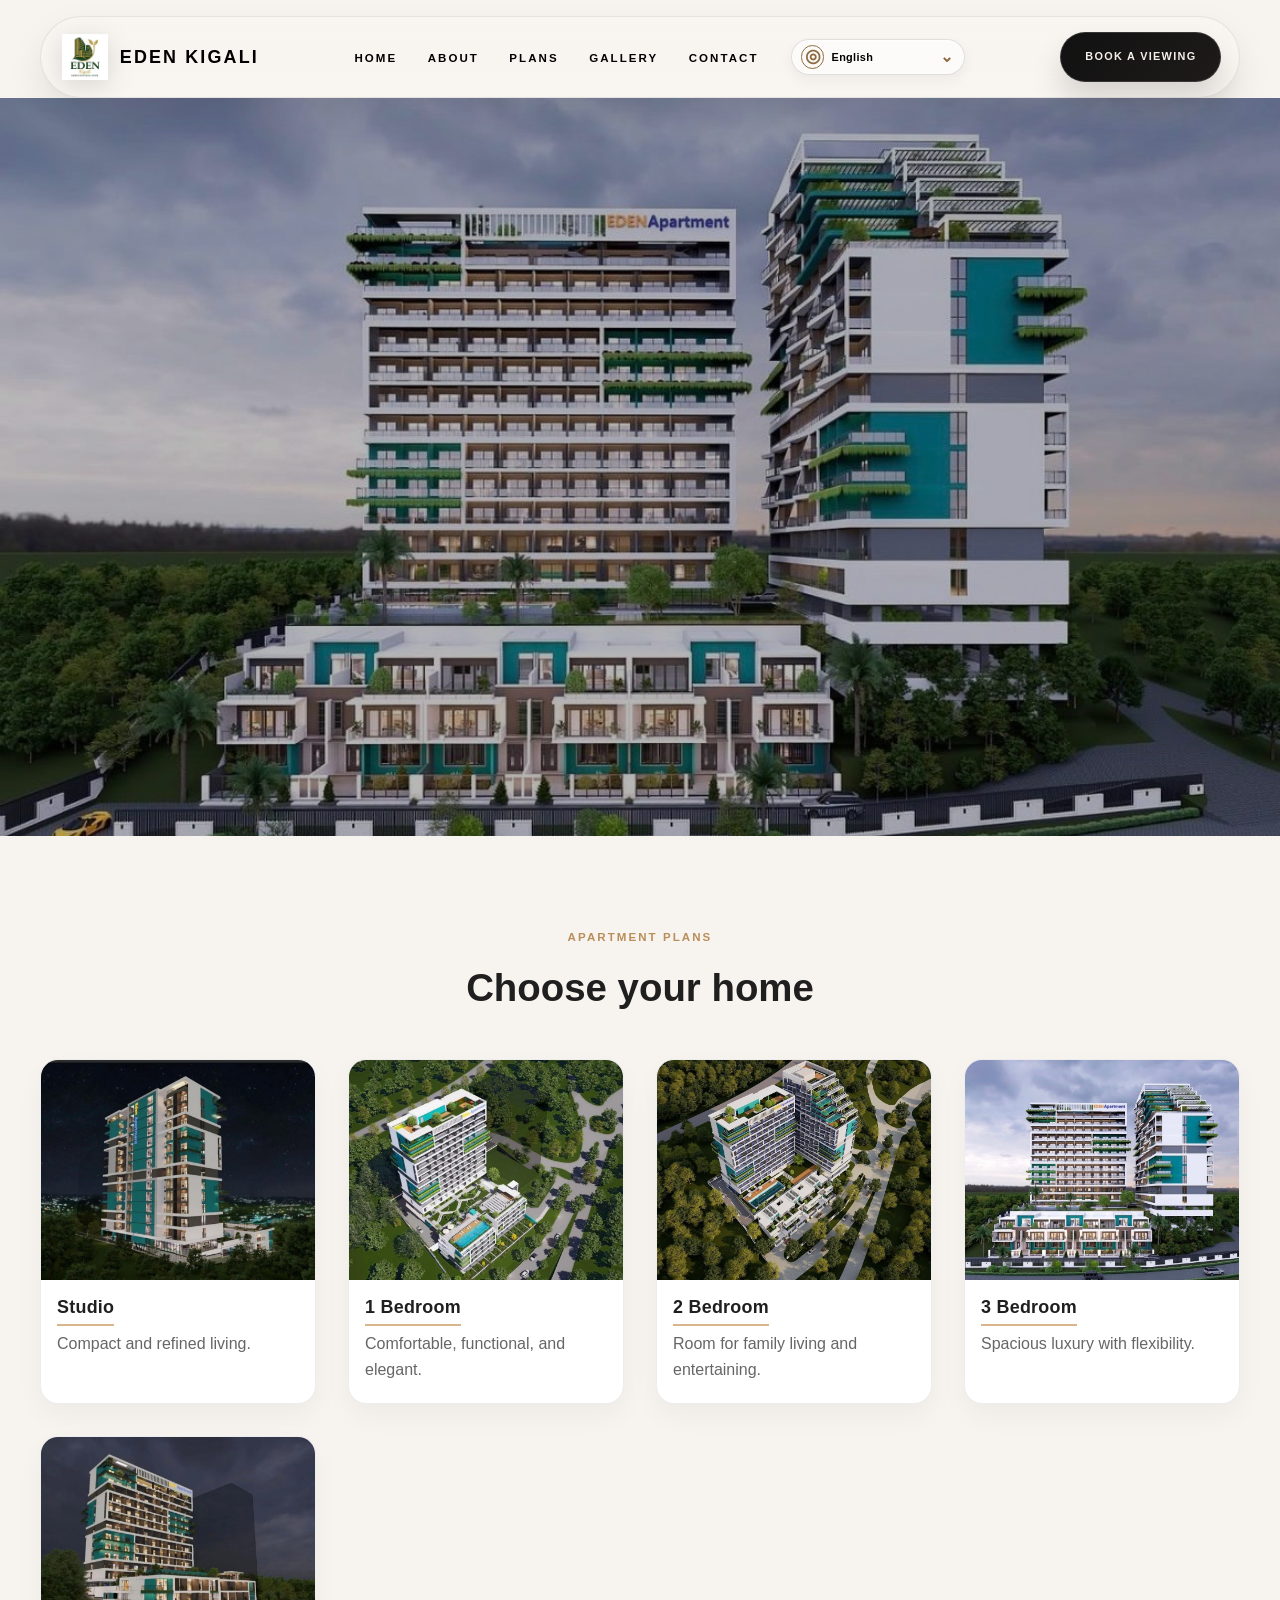
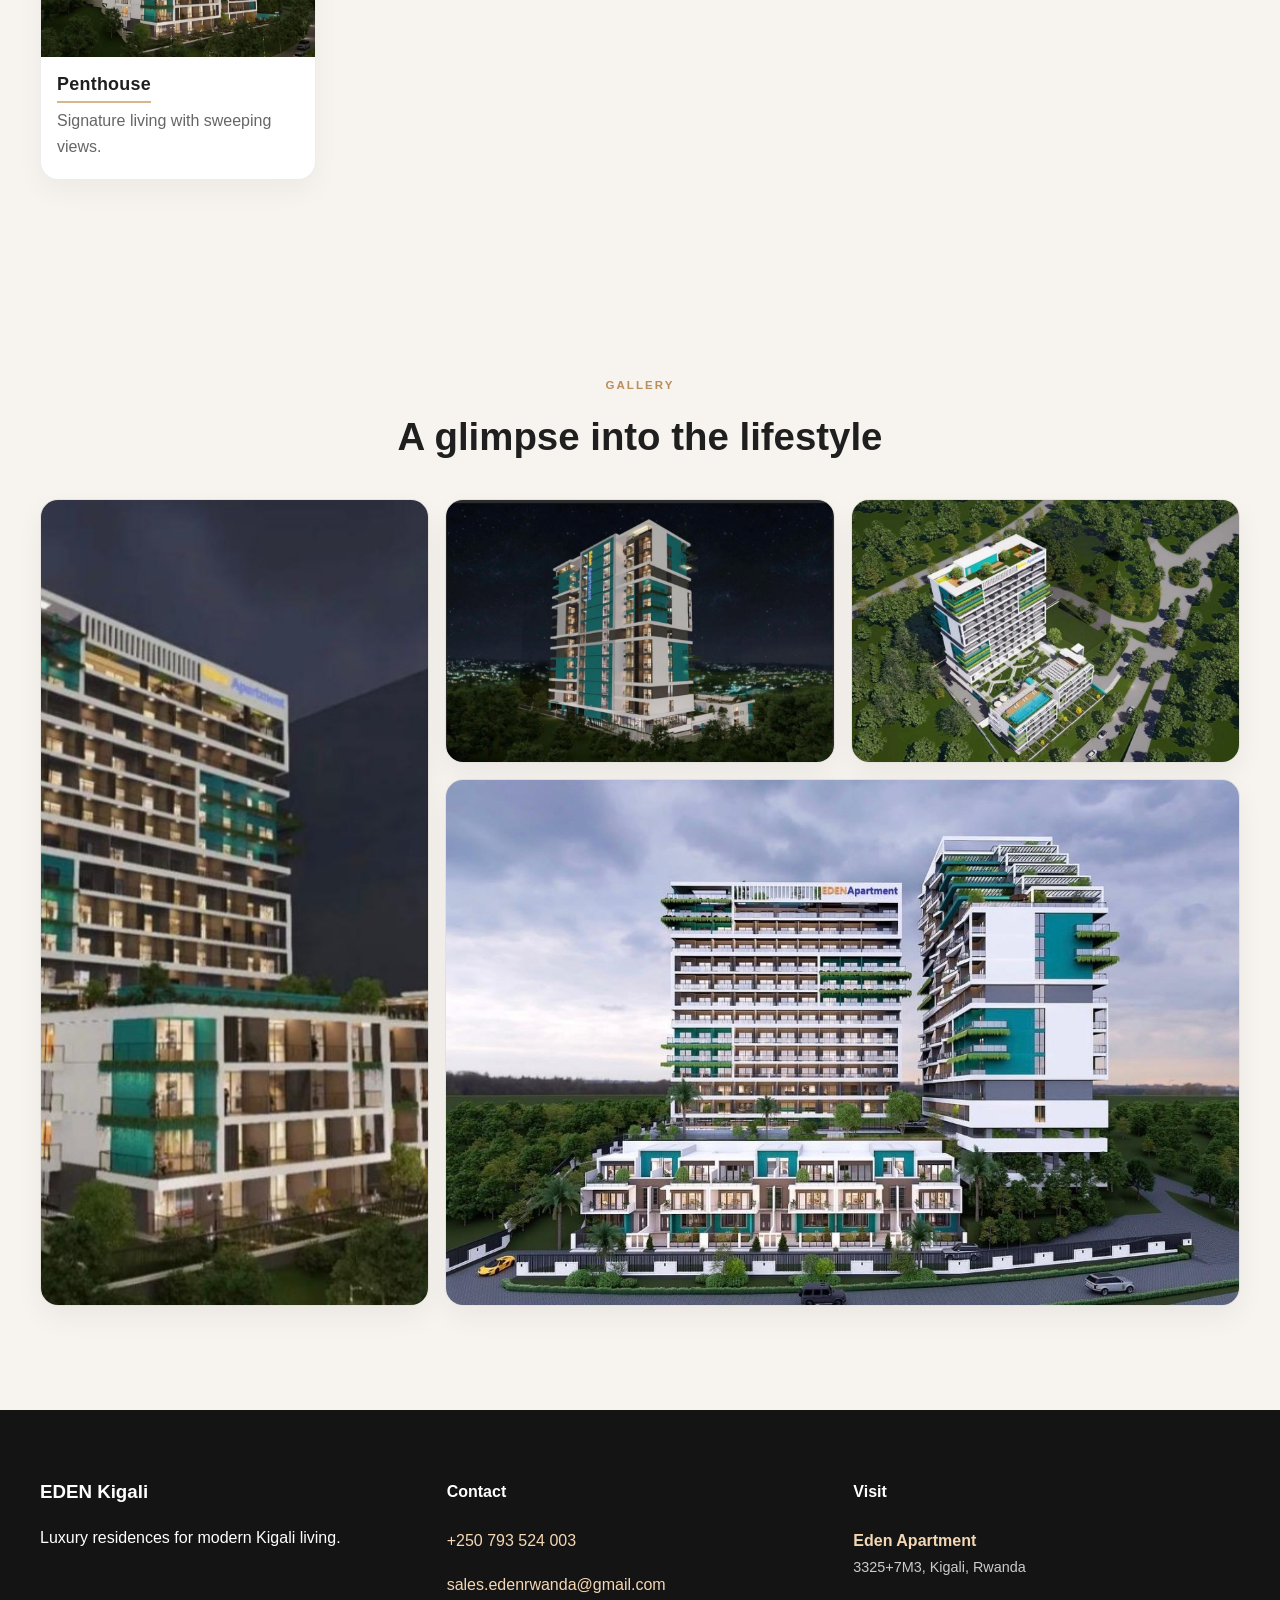
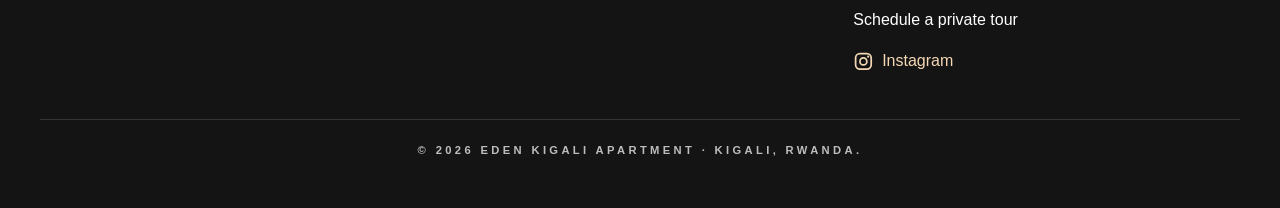
<file: index.html>
<!DOCTYPE html>
<html lang="en">
  <head>
    <meta charset="UTF-8" />
    <meta name="viewport" content="width=device-width, initial-scale=1.0" />
    <title data-i18n="pageTitle">EDEN Kigali</title>
    <meta name="description" data-i18n-content="pageDescription" content="EDEN Kigali luxury residential property landing page" />
    <link rel="icon" type="image/png" href="assets/logo.png" />
    <link rel="apple-touch-icon" href="assets/logo.png" />
    <link rel="preload" as="image" href="assets/images/hero-poster.jpg" />
    <link rel="stylesheet" href="styles.css" />
  </head>
  <body>
    <header class="site-header">
      <nav class="container nav-shell" aria-label="Main navigation" data-i18n-aria-label="mainNavigation">
        <div class="brand" aria-label="EDEN Kigali home" data-i18n-aria-label="home">
          <img src="assets/logo.png" alt="EDEN logo" data-i18n-alt="logoAlt" />
          <span>EDEN Kigali</span>
        </div>

        <button class="nav-toggle" type="button" aria-label="Toggle navigation" data-i18n-aria-label="toggleNavigation" aria-expanded="false">
          <span></span>
          <span></span>
          <span></span>
        </button>

        <div class="nav-panel">
        <ul class="nav-links">
          <li><a href="#home" data-i18n="homeNav">Home</a></li>
          <li><a href="about.html" data-i18n="about">About</a></li>
          <li><a href="#plans" data-i18n="plans">Plans</a></li>
          <li><a href="#gallery" data-i18n="gallery">Gallery</a></li>
          <li><a href="#contact" data-i18n="contact">Contact</a></li>
          <li class="nav-language-item">
            <label class="language-picker" aria-label="Select language" data-i18n-aria-label="selectLanguage">
              <span class="lang-icon" aria-hidden="true">◎</span>
              <select aria-label="Language selector" data-i18n-aria-label="languageSelector">
                <option value="en" selected>English</option>
                <option value="fr">Français</option>
                <option value="sw">Kiswahili</option>
                <option value="ar">العربية</option>
                <option value="zh">中文</option>
              </select>
              <span class="language-chevron" aria-hidden="true">⌄</span>
            </label>
          </li>
        </ul>

        <a href="book-viewing.html" class="nav-cta" data-i18n="bookViewing">Book a viewing</a>
      </nav>
    </header>

    <main>
      <section id="home" class="hero" aria-label="EDEN Kigali project video" data-i18n-aria-label="projectVideo">
        <video autoplay muted loop playsinline preload="none" poster="assets/images/hero-poster.jpg">
          <source data-src="assets/hero-video.mp4" type="video/mp4" />
        </video>
      </section>

      <section id="plans" class="section plans">
        <div class="container">
          <p class="eyebrow center" data-i18n="apartmentPlans">Apartment plans</p>
          <h2 class="center" data-i18n="chooseHome">Choose your home</h2>
          <div class="plan-grid">
            <article class="plan-card">
              <img src="assets/images/plans/studio.jpg" alt="Studio apartment" data-i18n-alt="studioAlt" />
              <h3 class="plan-title" data-i18n="studio">Studio</h3>
              <p data-i18n="studioDescription">Compact and refined living.</p>
            </article>
            <article class="plan-card">
              <img src="assets/images/plans/1br.jpg" alt="1 bedroom apartment" data-i18n-alt="oneBedroomAlt" />
              <h3 class="plan-title" data-i18n="oneBedroom">1 Bedroom</h3>
              <p data-i18n="oneBedroomDescription">Comfortable, functional, and elegant.</p>
            </article>
            <article class="plan-card">
              <img src="assets/images/plans/2br.jpg" alt="2 bedroom apartment" data-i18n-alt="twoBedroomAlt" />
              <h3 class="plan-title" data-i18n="twoBedroom">2 Bedroom</h3>
              <p data-i18n="twoBedroomDescription">Room for family living and entertaining.</p>
            </article>
            <article class="plan-card">
              <img src="assets/images/plans/3br.jpg" alt="3 bedroom apartment" data-i18n-alt="threeBedroomAlt" />
              <h3 class="plan-title" data-i18n="threeBedroom">3 Bedroom</h3>
              <p data-i18n="threeBedroomDescription">Spacious luxury with flexibility.</p>
            </article>
            <article class="plan-card">
              <img src="assets/images/plans/penthouse.jpg" alt="Penthouse apartment" data-i18n-alt="penthouseAlt" />
              <h3 class="plan-title" data-i18n="penthouse">Penthouse</h3>
              <p data-i18n="penthouseDescription">Signature living with sweeping views.</p>
            </article>
          </div>
        </div>
      </section>

      <section id="gallery" class="section gallery">
        <div class="container">
          <p class="eyebrow center" data-i18n="gallery">Gallery</p>
          <h2 class="center" data-i18n="lifestyle">A glimpse into the lifestyle</h2>
          <div class="gallery-grid">
            <img class="gallery-item tall" src="assets/images/project-main.jpg" alt="EDEN Kigali facade" data-i18n-alt="facadeAlt" />
            <img class="gallery-item" src="assets/images/plans/studio.jpg" alt="EDEN Kigali studio view" data-i18n-alt="studioViewAlt" />
            <img class="gallery-item" src="assets/images/plans/1br.jpg" alt="EDEN Kigali apartment detail" data-i18n-alt="apartmentDetailAlt" />
            <img class="gallery-item wide" src="assets/images/hero-poster.jpg" alt="EDEN Kigali building exterior" data-i18n-alt="buildingAlt" />
          </div>
        </div>
      </section>
    </main>

    <footer id="contact" class="site-footer">
      <div class="container footer-grid">
        <div>
          <h3>EDEN Kigali</h3>
          <p data-i18n="footerDescription">Luxury residences for modern Kigali living.</p>
        </div>
        <div>
          <h4 data-i18n="contact">Contact</h4>
          <p>
            <a class="contact-link" href="tel:+250793524003">+250 793 524 003</a>
          </p>
          <p>
            <a class="contact-link" href="mailto:sales.edenrwanda@gmail.com">sales.edenrwanda@gmail.com</a>
          </p>
        </div>
        <div>
          <h4 data-i18n="visit">Visit</h4>
          <a
            class="location-link"
            href="https://www.google.com/maps/search/?api=1&query=Eden+Apartment%2C+3325%2B7M3%2C+Kigali"
            target="_blank"
            rel="noopener noreferrer"
            aria-label="Open Eden Apartment in Google Maps"
            data-i18n-aria-label="locationMapLabel"
          >
            <strong data-i18n="locationName">Eden Apartment</strong>
            <span data-i18n="location">3325+7M3, Kigali, Rwanda</span>
          </a>
          <p data-i18n="privateTour">Schedule a private tour</p>
          <a
            class="social-link"
            href="https://www.instagram.com/edenrwanda.sales?stkn=MTM0dHFqaXk2dHVpeg=="
            target="_blank"
            rel="noopener noreferrer"
            aria-label="Follow EDEN Rwanda Sales on Instagram"
            data-i18n-aria-label="instagramLabel"
          >
            <svg class="social-icon" viewBox="0 0 24 24" aria-hidden="true">
              <rect x="3" y="3" width="18" height="18" rx="5" ry="5" fill="none" stroke="currentColor" stroke-width="2" />
              <circle cx="12" cy="12" r="4" fill="none" stroke="currentColor" stroke-width="2" />
              <circle cx="17.5" cy="6.5" r="1.25" fill="currentColor" />
            </svg>
            <span data-i18n="instagram">Instagram</span>
          </a>
        </div>
      </div>
      <div class="footer-bottom">
        <p data-i18n="copyright">© 2026 EDEN KIGALI APARTMENT · KIGALI, RWANDA.</p>
      </div>
    </footer>

    <script src="script.js"></script>
  </body>
</html>
</file>
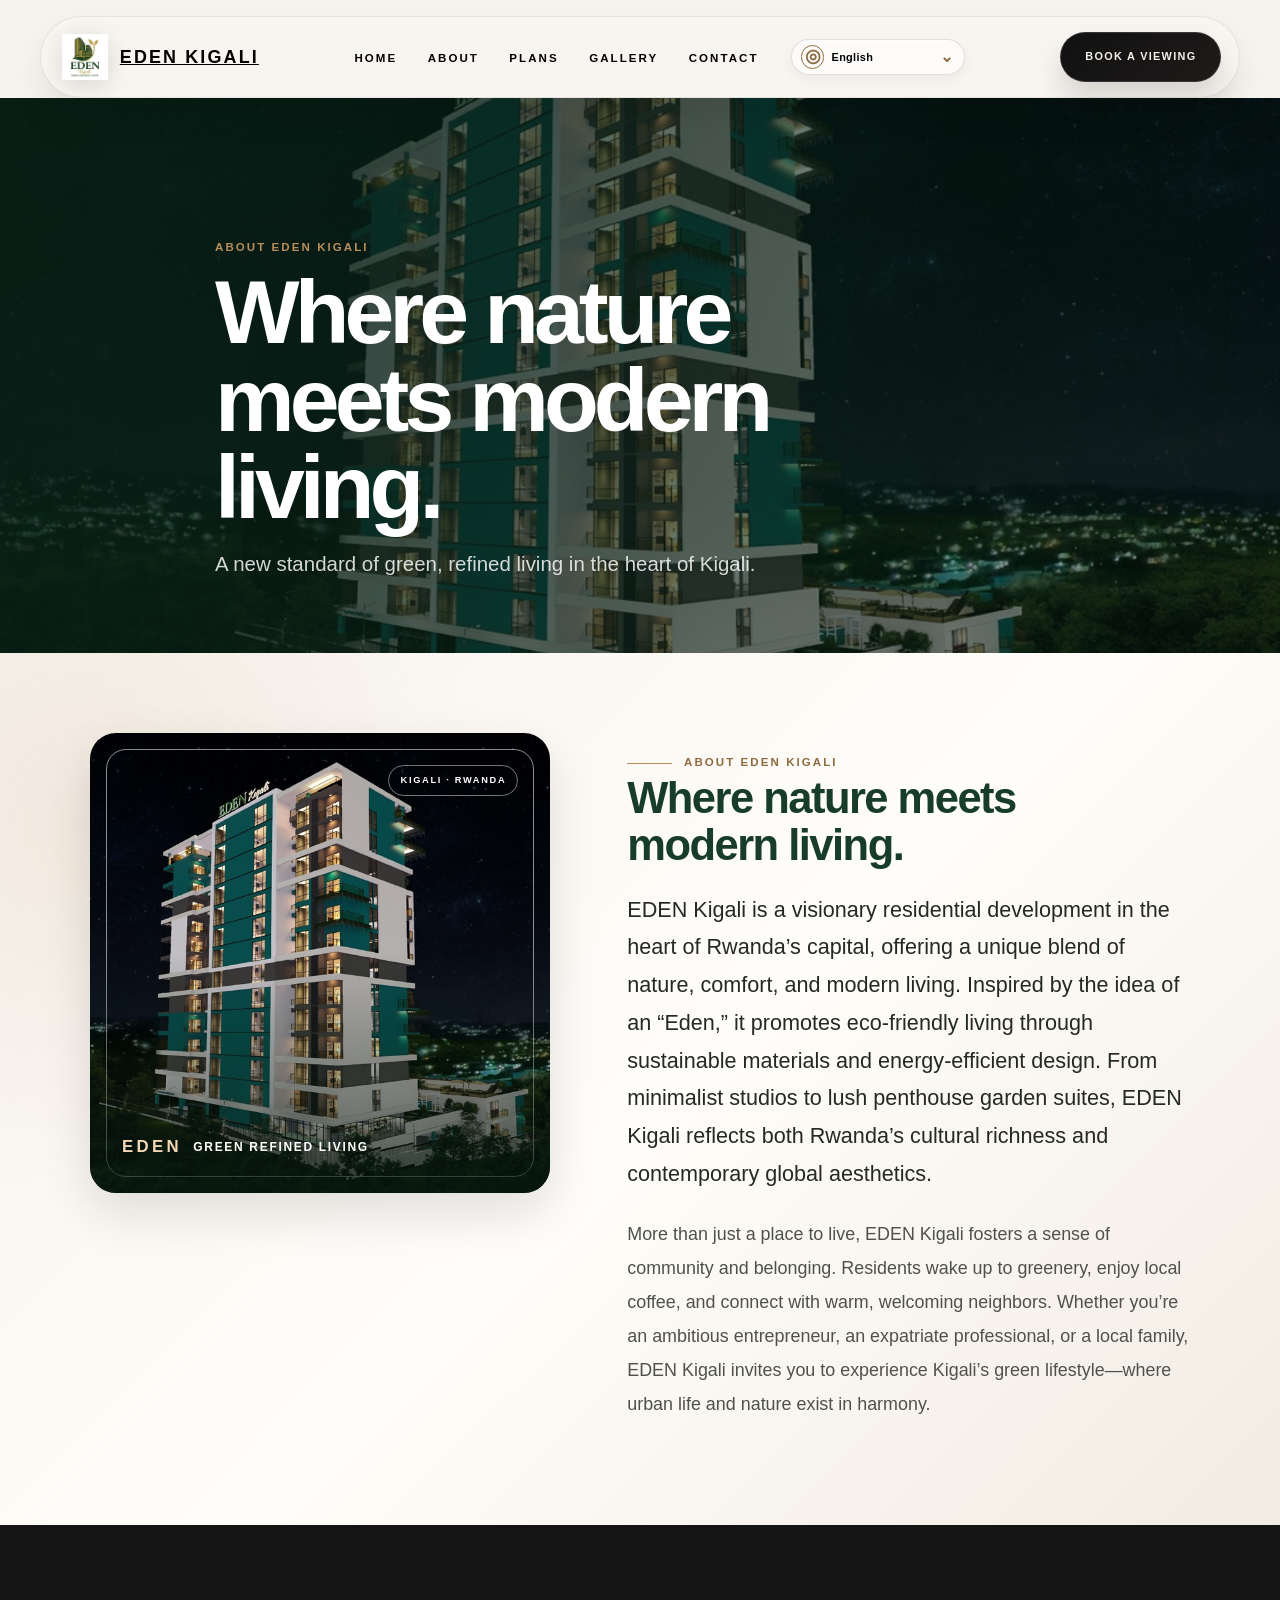
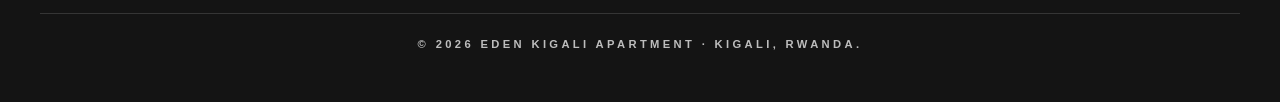
<file: about.html>
<!DOCTYPE html>
<html lang="en">
  <head>
    <meta charset="UTF-8" />
    <meta name="viewport" content="width=device-width, initial-scale=1.0" />
    <title data-i18n="aboutPageTitle">About EDEN Kigali</title>
    <meta name="description" data-i18n-content="aboutPageDescription" content="Discover the EDEN Kigali vision, community, and green lifestyle." />
    <link rel="icon" type="image/png" href="assets/logo.png" />
    <link rel="apple-touch-icon" href="assets/logo.png" />
    <link rel="stylesheet" href="styles.css" />
  </head>
  <body class="about-page">
    <header class="site-header">
      <nav class="container nav-shell" aria-label="Main navigation" data-i18n-aria-label="mainNavigation">
        <a class="brand" href="index.html#home" aria-label="EDEN Kigali home" data-i18n-aria-label="home">
          <img src="assets/logo.png" alt="EDEN logo" data-i18n-alt="logoAlt" />
          <span>EDEN Kigali</span>
        </a>
        <button class="nav-toggle" type="button" aria-label="Toggle navigation" data-i18n-aria-label="toggleNavigation" aria-expanded="false">
          <span></span><span></span><span></span>
        </button>
        <div class="nav-panel">
          <ul class="nav-links">
            <li><a href="index.html#home" data-i18n="homeNav">Home</a></li>
            <li><a href="about.html" data-i18n="about">About</a></li>
            <li><a href="index.html#plans" data-i18n="plans">Plans</a></li>
            <li><a href="index.html#gallery" data-i18n="gallery">Gallery</a></li>
            <li><a href="index.html#contact" data-i18n="contact">Contact</a></li>
            <li class="nav-language-item">
              <label class="language-picker" aria-label="Select language" data-i18n-aria-label="selectLanguage">
                <span class="lang-icon" aria-hidden="true">◎</span>
                <select aria-label="Language selector" data-i18n-aria-label="languageSelector">
                  <option value="en">English</option>
                  <option value="fr">Français</option>
                  <option value="sw">Kiswahili</option>
                  <option value="ar">العربية</option>
                  <option value="zh">中文</option>
                </select>
                <span class="language-chevron" aria-hidden="true">⌄</span>
              </label>
            </li>
          </ul>
          <a href="index.html#contact" class="nav-cta" data-i18n="bookViewing">Book a viewing</a>
        </div>
      </nav>
    </header>

    <main>
      <section class="about-page-hero">
        <div class="container about-page-hero-content">
          <p class="eyebrow" data-i18n="aboutEyebrow">About EDEN Kigali</p>
          <h1 data-i18n="aboutHeadline">Where nature meets modern living.</h1>
          <p data-i18n="aboutPageIntro">A new standard of green, refined living in the heart of Kigali.</p>
        </div>
      </section>
      <section class="section about about-page-section">
        <div class="container about-content">
          <div class="about-media">
            <img src="assets/images/about-eden.jpg" alt="EDEN Kigali residence" data-i18n-alt="aboutImageAlt" />
            <div class="about-media-caption"><span class="about-mark">EDEN</span><span data-i18n="aboutImageCaption">Green refined living</span></div>
            <span class="about-location" data-i18n="aboutLocation">KIGALI · RWANDA</span>
          </div>
          <div class="about-copy">
            <p class="eyebrow about-eyebrow" data-i18n="aboutEyebrow">About EDEN Kigali</p>
            <h2 data-i18n="aboutHeadline">Where nature meets modern living.</h2>
            <p class="about-lead" data-i18n="aboutIntro">EDEN Kigali is a visionary residential development in the heart of Rwanda’s capital, offering a unique blend of nature, comfort, and modern living. Inspired by the idea of an “Eden,” it promotes eco-friendly living through sustainable materials and energy-efficient design. From minimalist studios to lush penthouse garden suites, EDEN Kigali reflects both Rwanda’s cultural richness and contemporary global aesthetics.</p>
            <p data-i18n="aboutCommunity">More than just a place to live, EDEN Kigali fosters a sense of community and belonging. Residents wake up to greenery, enjoy local coffee, and connect with warm, welcoming neighbors. Whether you’re an ambitious entrepreneur, an expatriate professional, or a local family, EDEN Kigali invites you to experience Kigali’s green lifestyle—where urban life and nature exist in harmony.</p>
          </div>
        </div>
      </section>
    </main>

    <footer class="site-footer">
      <div class="footer-bottom"><p data-i18n="copyright">© 2026 EDEN KIGALI APARTMENT · KIGALI, RWANDA.</p></div>
    </footer>
    <script src="script.js"></script>
  </body>
</html>
</file>
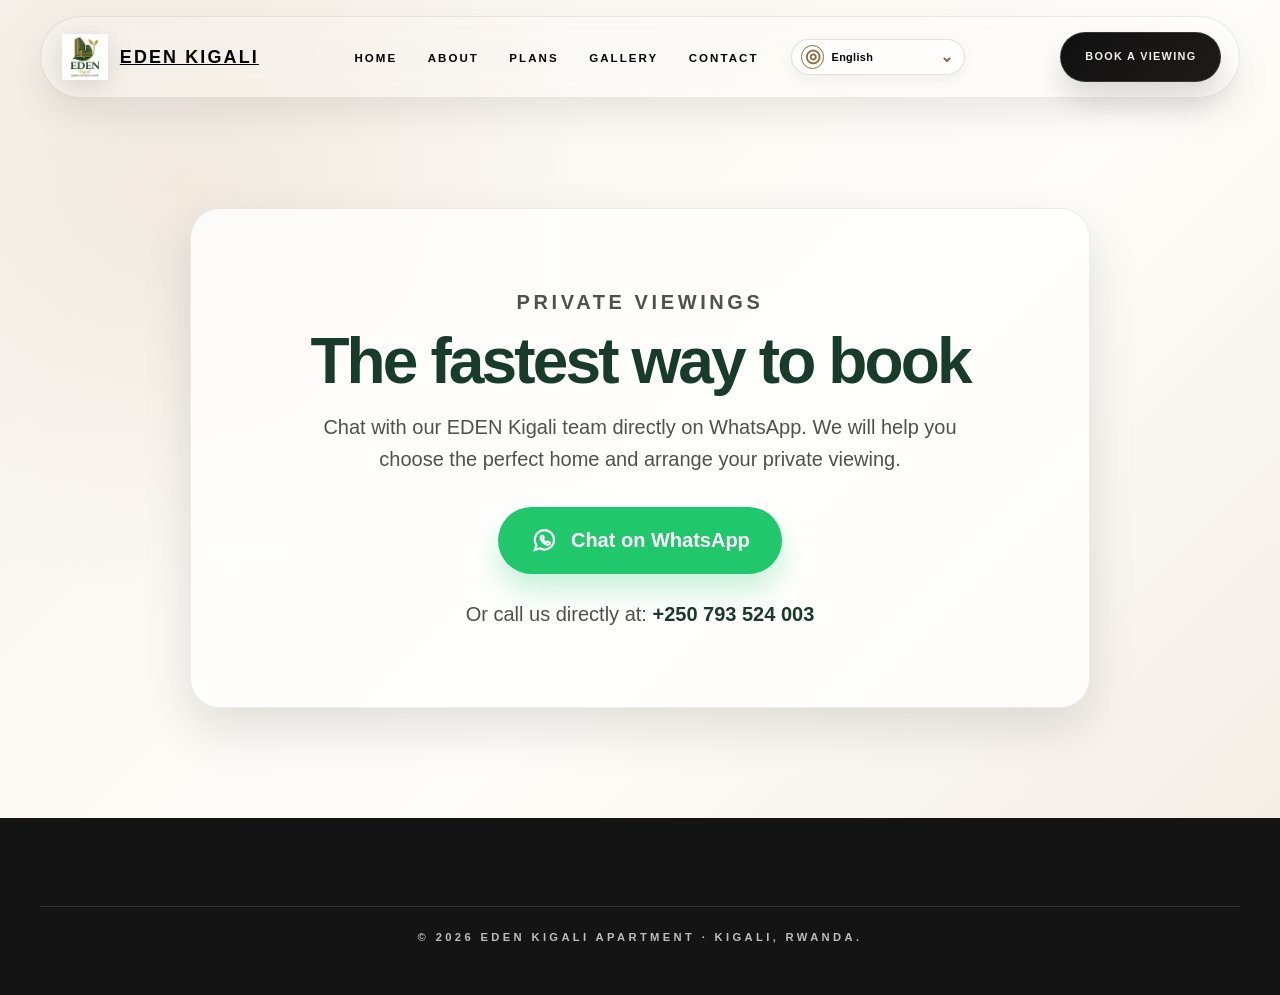
<file: book-viewing.html>
<!DOCTYPE html>
<html lang="en">
  <head>
    <meta charset="UTF-8" />
    <meta name="viewport" content="width=device-width, initial-scale=1.0" />
    <title data-i18n="bookingPageTitle">Book a Viewing | EDEN Kigali</title>
    <meta name="description" data-i18n-content="bookingPageDescription" content="Book a private viewing at EDEN Kigali through WhatsApp." />
    <link rel="icon" type="image/png" href="assets/logo.png" />
    <link rel="apple-touch-icon" href="assets/logo.png" />
    <link rel="stylesheet" href="styles.css" />
  </head>
  <body class="booking-page">
    <header class="site-header">
      <nav class="container nav-shell" aria-label="Main navigation" data-i18n-aria-label="mainNavigation">
        <a class="brand" href="index.html#home" aria-label="EDEN Kigali home" data-i18n-aria-label="home">
          <img src="assets/logo.png" alt="EDEN logo" data-i18n-alt="logoAlt" />
          <span>EDEN Kigali</span>
        </a>
        <button class="nav-toggle" type="button" aria-label="Toggle navigation" data-i18n-aria-label="toggleNavigation" aria-expanded="false">
          <span></span><span></span><span></span>
        </button>
        <div class="nav-panel">
          <ul class="nav-links">
            <li><a href="index.html#home" data-i18n="homeNav">Home</a></li>
            <li><a href="about.html" data-i18n="about">About</a></li>
            <li><a href="index.html#plans" data-i18n="plans">Plans</a></li>
            <li><a href="index.html#gallery" data-i18n="gallery">Gallery</a></li>
            <li><a href="index.html#contact" data-i18n="contact">Contact</a></li>
            <li class="nav-language-item">
              <label class="language-picker" aria-label="Select language" data-i18n-aria-label="selectLanguage">
                <span class="lang-icon" aria-hidden="true">◎</span>
                <select aria-label="Language selector" data-i18n-aria-label="languageSelector">
                  <option value="en">English</option>
                  <option value="fr">Français</option>
                  <option value="sw">Kiswahili</option>
                  <option value="ar">العربية</option>
                  <option value="zh">中文</option>
                </select>
                <span class="language-chevron" aria-hidden="true">⌄</span>
              </label>
            </li>
          </ul>
          <a href="book-viewing.html" class="nav-cta" data-i18n="bookViewing">Book a viewing</a>
        </div>
      </nav>
    </header>

    <main class="booking-main">
      <section class="booking-card" aria-labelledby="booking-title">
        <p class="eyebrow" data-i18n="bookingEyebrow">Private viewings</p>
        <h1 id="booking-title" data-i18n="bookingTitle">The fastest way to book</h1>
        <p data-i18n="bookingDescription">Chat with our EDEN Kigali team directly on WhatsApp. We will help you choose the perfect home and arrange your private viewing.</p>
        <a
          class="whatsapp-button"
          href="https://wa.me/250793524003?text=Hello%20EDEN%20Kigali%2C%20I%20would%20like%20to%20book%20a%20private%20viewing."
          target="_blank"
          rel="noopener noreferrer"
          aria-label="Chat with EDEN Kigali on WhatsApp"
          data-i18n-aria-label="whatsappLabel"
        >
          <svg class="whatsapp-icon" viewBox="0 0 24 24" aria-hidden="true">
            <path d="M20 11.5a8 8 0 0 1-11.8 7.1L4 20l1.4-4A8 8 0 1 1 20 11.5Z" />
            <path d="M9.2 8.5c.2-.4.4-.4.7-.4h.5c.2 0 .4.1.5.4l.6 1.4c.1.2.1.4-.1.6l-.5.6c-.1.1-.1.3 0 .4.5.9 1.2 1.6 2.1 2.1.2.1.3.1.4 0l.6-.5c.2-.2.4-.2.6-.1l1.4.6c.3.1.4.3.4.5v.5c0 .3-.1.5-.4.7-.5.3-1.1.5-1.7.3-1.2-.3-2.4-1-3.4-2s-1.7-2.2-2-3.4c-.2-.6 0-1.2.3-1.7Z" />
          </svg>
          <span data-i18n="whatsappButton">Chat on WhatsApp</span>
        </a>
        <p class="booking-phone"><span data-i18n="orCall">Or call us directly at:</span> <a href="tel:+250793524003">+250 793 524 003</a></p>
      </section>
    </main>

    <footer class="site-footer">
      <div class="footer-bottom"><p data-i18n="copyright">© 2026 EDEN KIGALI APARTMENT · KIGALI, RWANDA.</p></div>
    </footer>
    <script src="script.js"></script>
  </body>
</html>
</file>
<file: styles.css>
:root {
  --bg: #f7f3ee;
  --surface: #ffffff;
  --text: #1f1f1f;
  --muted: #666666;
  --primary: #b98e5a;
  --primary-dark: #8d6b40;
  --border: rgba(31, 31, 31, 0.08);
  --shadow: 0 20px 50px rgba(17, 17, 17, 0.12);
  --header-bg: transparent;
  --header-text: #000000;
  --header-accent: #111111;
}

* {
  box-sizing: border-box;
}

html {
  scroll-behavior: smooth;
}

body {
  margin: 0;
  font-family: "Segoe UI", Arial, Helvetica, sans-serif;
  background: var(--bg);
  color: var(--text);
  line-height: 1.6;
}

body.scrolled {
  --header-bg: transparent;
  --header-text: #000000;
  --header-accent: #111111;
}

img,
video {
  max-width: 100%;
  display: block;
}

img {
  height: auto;
}

.container {
  width: min(1200px, calc(100% - 2rem));
  margin: 0 auto;
}

.site-header {
  position: sticky;
  top: 0;
  z-index: 50;
  padding: 1rem 0 0;
  transition: padding 0.25s ease;
  background: transparent;
}

.site-header.scrolled {
  padding-top: 0.65rem;
}

.site-header.scrolled .nav-shell {
  background: rgba(10, 10, 10, 0.94);
  border-color: rgba(255, 255, 255, 0.08);
  box-shadow: 0 18px 30px rgba(0, 0, 0, 0.2);
}

.site-header.scrolled .brand,
.site-header.scrolled .nav-links a,
.site-header.scrolled .language-picker select,
.site-header.scrolled .lang-icon,
.site-header.scrolled .language-chevron {
  color: #ffffff;
}

.site-header.scrolled .language-picker {
  background: rgba(255, 255, 255, 0.06);
  border-color: rgba(255, 255, 255, 0.14);
}

.site-header.scrolled .nav-cta {
  background: linear-gradient(135deg, #ffffff, #f0ece7);
  color: #111111;
  box-shadow: 0 18px 30px rgba(255, 255, 255, 0.12);
}

.nav-shell {
  display: flex;
  align-items: center;
  justify-content: space-between;
  gap: 1.2rem;
  min-height: 82px;
  padding: 0.9rem 1.1rem 0.9rem 1.3rem;
  border-radius: 999px;
  background: rgba(255, 255, 255, 0.18);
  border: 1px solid rgba(20, 20, 20, 0.08);
  box-shadow: 0 16px 36px rgba(15, 15, 15, 0.08);
  backdrop-filter: blur(12px);
  -webkit-backdrop-filter: blur(12px);
  transition: background 0.25s ease, border-color 0.25s ease, box-shadow 0.25s ease;
}

.nav-panel {
  display: flex;
  align-items: center;
  justify-content: space-between;
  flex: 1;
  gap: 1.2rem;
}

.brand {
  display: inline-flex;
  align-items: center;
  gap: 0.75rem;
  color: var(--header-text);
  font-size: clamp(1.1rem, 1.4vw, 1.8rem);
  font-weight: 700;
  letter-spacing: 0.12em;
  text-transform: uppercase;
  white-space: nowrap;
}

.brand img {
  width: 46px;
  height: 46px;
  object-fit: contain;
  filter: drop-shadow(0 6px 12px rgba(0, 0, 0, 0.12));
}

.nav-links {
  display: flex;
  align-items: center;
  justify-content: center;
  gap: 1.9rem;
  list-style: none;
  padding: 0;
  margin: 0;
  flex: 1;
}

.nav-links a {
  color: var(--header-text);
  text-decoration: none;
  font-size: 0.72rem;
  font-weight: 700;
  letter-spacing: 0.18em;
  text-transform: uppercase;
  transition: opacity 0.2s ease, color 0.2s ease;
}

.nav-links a:hover,
.nav-links a:focus-visible {
  opacity: 0.72;
}

.nav-language-item {
  display: flex;
  align-items: center;
  margin-left: 0.15rem;
}

.language-picker {
  display: inline-flex;
  align-items: center;
  gap: 0.45rem;
  min-width: 9.5rem;
  border: 1px solid rgba(20, 20, 20, 0.12);
  border-radius: 999px;
  background: rgba(255, 255, 255, 0.62);
  padding: 0.35rem 0.65rem 0.35rem 0.55rem;
  box-shadow: inset 0 1px 0 rgba(255, 255, 255, 0.7), 0 5px 14px rgba(20, 20, 20, 0.05);
  transition: border-color 0.2s ease, background 0.2s ease, box-shadow 0.2s ease;
}

.language-picker:focus-within,
.language-picker:hover {
  border-color: var(--primary);
  background: rgba(255, 255, 255, 0.9);
  box-shadow: 0 8px 18px rgba(20, 20, 20, 0.1);
}

.lang-icon {
  display: inline-flex;
  align-items: center;
  justify-content: center;
  width: 1.45rem;
  height: 1.45rem;
  border: 1px solid currentColor;
  border-radius: 50%;
  color: var(--primary-dark);
  font-size: 1.1rem;
  font-weight: 700;
  line-height: 1;
}

.language-picker select {
  min-width: 6.35rem;
  border: none;
  background: transparent;
  color: var(--header-text);
  font-size: 0.68rem;
  font-weight: 700;
  letter-spacing: 0.03em;
  appearance: none;
  -webkit-appearance: none;
  -moz-appearance: none;
  cursor: pointer;
  outline: none;
  padding: 0.15rem 0;
}

.language-chevron {
  color: var(--primary-dark);
  font-size: 1rem;
  font-weight: 700;
  line-height: 1;
  pointer-events: none;
}

.nav-cta {
  display: inline-flex;
  align-items: center;
  justify-content: center;
  border-radius: 999px;
  padding: 0.95rem 1.5rem;
  text-decoration: none;
  color: #f5efe8;
  background: linear-gradient(135deg, #111111, #1e1b1a);
  border: 1px solid rgba(255, 255, 255, 0.14);
  box-shadow: 0 18px 30px rgba(0, 0, 0, 0.14);
  font-weight: 700;
  letter-spacing: 0.12em;
  text-transform: uppercase;
  font-size: 0.68rem;
  white-space: nowrap;
  transition: transform 0.2s ease, box-shadow 0.2s ease;
}

.nav-cta:hover,
.nav-cta:focus-visible {
  transform: translateY(-1px);
  box-shadow: 0 20px 34px rgba(0, 0, 0, 0.18);
}

.nav-toggle {
  display: none;
  width: 2.9rem;
  height: 2.9rem;
  border: 1px solid rgba(20, 20, 20, 0.08);
  border-radius: 50%;
  background: rgba(255, 255, 255, 0.2);
  padding: 0.7rem 0.72rem;
  cursor: pointer;
  align-items: center;
  justify-content: center;
  flex-direction: column;
  gap: 0.32rem;
}

.nav-toggle span {
  display: block;
  width: 100%;
  height: 2px;
  border-radius: 999px;
  background: var(--header-text);
}

.hero {
  position: relative;
  min-height: 82vh;
  overflow: hidden;
  background: #111;
}

.hero video {
  position: absolute;
  inset: 0;
  width: 100%;
  height: 100%;
  object-fit: cover;
  display: block;
  filter: brightness(0.72);
}

.about-page-hero {
  display: flex;
  align-items: flex-end;
  min-height: 48vh;
  padding: 8rem 0 4.5rem;
  color: #ffffff;
  background:
    linear-gradient(100deg, rgba(8, 33, 22, 0.9), rgba(8, 33, 22, 0.38)),
    url("assets/images/about-eden.jpg") center / cover;
}

.about-page-hero-content {
  max-width: 850px;
}

.about-page-hero h1 {
  max-width: 700px;
  margin: 0.8rem 0 1rem;
  font-size: clamp(3rem, 7vw, 6.8rem);
  line-height: 0.98;
  letter-spacing: -0.055em;
}

.about-page-hero p:last-child {
  max-width: 560px;
  margin: 0;
  color: rgba(255, 255, 255, 0.82);
  font-size: clamp(1rem, 1.6vw, 1.35rem);
}

.about-page-section {
  padding-top: 6rem;
}

.booking-page {
  background:
    radial-gradient(circle at 15% 20%, rgba(185, 142, 90, 0.12), transparent 30%),
    linear-gradient(135deg, #f7f3ee, #fffdf9 55%, #f1ebe2);
}

.booking-main {
  min-height: calc(100vh - 180px);
  display: grid;
  place-items: center;
  padding: 5rem 0;
}

.booking-card {
  width: min(100%, 900px);
  padding: clamp(2rem, 6vw, 5.5rem);
  border: 1px solid rgba(31, 31, 31, 0.08);
  border-radius: 30px;
  background: rgba(255, 255, 255, 0.78);
  box-shadow: var(--shadow);
  text-align: center;
}

.booking-card h1 {
  margin: 0.6rem 0 1rem;
  color: #173c29;
  font-size: clamp(2.3rem, 5vw, 4.3rem);
  line-height: 1.05;
  letter-spacing: -0.045em;
}

.booking-card > p {
  max-width: 650px;
  margin: 0 auto;
  color: #4f514c;
  font-size: clamp(1rem, 1.7vw, 1.25rem);
}

.whatsapp-button {
  display: inline-flex;
  align-items: center;
  justify-content: center;
  gap: 0.75rem;
  margin: 2rem 0 1.5rem;
  padding: 1.1rem 2rem;
  border-radius: 999px;
  background: #20c86b;
  color: #ffffff;
  box-shadow: 0 16px 28px rgba(32, 200, 107, 0.25);
  font-size: clamp(1rem, 1.8vw, 1.25rem);
  font-weight: 700;
  text-decoration: none;
  transition: transform 0.2s ease, background 0.2s ease, box-shadow 0.2s ease;
}

.whatsapp-button:hover,
.whatsapp-button:focus-visible {
  background: #16ad59;
  box-shadow: 0 20px 34px rgba(32, 200, 107, 0.32);
  transform: translateY(-2px);
}

.whatsapp-icon {
  width: 1.8rem;
  height: 1.8rem;
  fill: none;
  stroke: currentColor;
  stroke-width: 1.8;
}

.booking-phone {
  margin: 0;
  color: #4f514c;
  font-size: 1rem;
}

.booking-phone a {
  color: #173c29;
  font-weight: 700;
  text-decoration: none;
}

.booking-phone a:hover,
.booking-phone a:focus-visible {
  color: var(--primary-dark);
  text-decoration: underline;
}

.eyebrow {
  text-transform: uppercase;
  letter-spacing: 0.18em;
  font-size: 0.72rem;
  font-weight: 700;
  color: var(--primary);
}

.section {
  padding: 5rem 0 6.5rem;
}

.project-showcase {
  display: flex;
  justify-content: center;
  align-items: center;
}

.project-showcase img {
  width: 100%;
  max-width: 1200px;
  display: block;
  border-radius: 20px;
  box-shadow: var(--shadow);
}

.about {
  scroll-margin-top: 7rem;
  background:
    radial-gradient(circle at 8% 20%, rgba(185, 142, 90, 0.12), transparent 28%),
    linear-gradient(135deg, #f7f3ee 0%, #fffdf9 52%, #f1ebe2 100%);
}

.about-content {
  display: grid;
  grid-template-columns: minmax(280px, 0.9fr) minmax(0, 1.1fr);
  gap: clamp(2rem, 6vw, 6rem);
  align-items: start;
  max-width: 1100px;
}

.about-media {
  position: relative;
  overflow: hidden;
  min-height: 460px;
  border-radius: 26px;
  box-shadow: var(--shadow);
}

.about-media::after {
  position: absolute;
  inset: 1rem;
  border: 1px solid rgba(255, 255, 255, 0.55);
  border-radius: 20px;
  content: "";
  pointer-events: none;
}

.about-media::before {
  position: absolute;
  inset: 0;
  background: linear-gradient(180deg, transparent 48%, rgba(7, 27, 18, 0.72) 100%);
  content: "";
  z-index: 1;
  pointer-events: none;
}

.about-media img {
  width: 100%;
  height: 100%;
  min-height: 460px;
  object-fit: cover;
  display: block;
}

.about-media-caption {
  position: absolute;
  right: 2rem;
  bottom: 2rem;
  left: 2rem;
  display: flex;
  align-items: center;
  gap: 0.7rem;
  color: #ffffff;
  font-size: 0.75rem;
  font-weight: 700;
  letter-spacing: 0.14em;
  text-transform: uppercase;
  z-index: 2;
}

.about-mark {
  color: #f4d7b4;
  font-size: 1.05rem;
  letter-spacing: 0.2em;
}

.about-location {
  position: absolute;
  top: 2rem;
  right: 2rem;
  padding: 0.45rem 0.7rem;
  border: 1px solid rgba(255, 255, 255, 0.45);
  border-radius: 999px;
  color: #ffffff;
  font-size: 0.58rem;
  font-weight: 700;
  letter-spacing: 0.18em;
  z-index: 2;
}

.about-copy {
  max-width: 680px;
  padding-top: 0.5rem;
  color: #4f514c;
  font-size: clamp(1rem, 1.4vw, 1.16rem);
  line-height: 1.9;
}

.about-eyebrow {
  display: inline-flex;
  align-items: center;
  gap: 0.75rem;
  margin: 0 0 1.6rem;
  color: var(--primary-dark);
}

.about-eyebrow::before {
  width: 2.8rem;
  height: 1px;
  background: var(--primary);
  content: "";
}

.about-copy h2 {
  max-width: 32rem;
  margin: 0 0 1.35rem;
  color: #173c29;
  font-size: clamp(2rem, 3.4vw, 3.5rem);
  line-height: 1.08;
  letter-spacing: -0.035em;
}

.about-copy p {
  margin: 0;
}

.about-copy p + p {
  margin-top: 1.5rem;
}

.about-lead {
  color: #252923;
  font-size: clamp(1.12rem, 1.7vw, 1.35rem);
  line-height: 1.75;
}

.project-copy h2,
.plans h2,
.gallery h2 {
  font-size: clamp(2rem, 3vw, 3rem);
  margin: 0.5rem 0 1rem;
}

.center {
  text-align: center;
}

.plan-grid {
  display: grid;
  grid-template-columns: repeat(auto-fit, minmax(220px, 1fr));
  gap: 2rem;
  margin-top: 2.5rem;
}

.plan-card {
  background: var(--surface);
  border: 1px solid var(--border);
  border-radius: 18px;
  overflow: hidden;
  box-shadow: 0 12px 28px rgba(0, 0, 0, 0.04);
}

.plan-card img {
  width: 100%;
  height: 220px;
  object-fit: cover;
}

.plan-card h3 {
  margin: 0;
}

.plan-title {
  display: inline-block;
  margin: 1rem 1rem 0.35rem !important;
  padding-bottom: 0.35rem;
  border-bottom: 2px solid #d9b58b;
  color: var(--ink);
  font-size: 1.12rem;
  font-weight: 700;
  letter-spacing: 0.015em;
  line-height: 1.25;
}

.plan-card p {
  margin: 0 1rem 1.25rem;
  color: var(--muted);
}

.gallery-grid {
  display: grid;
  grid-template-columns: repeat(3, minmax(0, 1fr));
  gap: 1rem;
  margin-top: 2rem;
}

.gallery-item {
  width: 100%;
  min-height: 220px;
  height: 100%;
  object-fit: cover;
  display: block;
  border-radius: 18px;
  border: 1px solid var(--border);
  box-shadow: 0 12px 28px rgba(0, 0, 0, 0.05);
}

.gallery-item.tall {
  grid-row: span 2;
}

.gallery-item.wide {
  grid-column: span 2;
}

.site-footer {
  background: #141414;
  color: white;
  padding: 3rem 0;
}

.footer-grid {
  display: grid;
  grid-template-columns: repeat(3, minmax(0, 1fr));
  gap: 1.25rem;
}

.footer-bottom {
  width: min(1200px, calc(100% - 2rem));
  margin: 2.5rem auto 0;
  padding-top: 1.25rem;
  border-top: 1px solid rgba(255, 255, 255, 0.14);
  text-align: center;
}

.footer-bottom p {
  margin: 0;
  color: rgba(255, 255, 255, 0.72);
  font-size: 0.7rem;
  font-weight: 700;
  letter-spacing: 0.3em;
  line-height: 1.8;
  text-transform: uppercase;
}

.site-footer a {
  color: #f4d7b4;
  text-decoration: none;
  transition: opacity 0.2s ease;
}

.contact-link {
  display: inline-block;
  padding: 0.1rem 0;
}

.site-footer a:hover,
.site-footer a:focus-visible {
  opacity: 0.8;
}

.location-link {
  display: inline-flex;
  flex-direction: column;
  gap: 0.1rem;
  margin: 0.15rem 0 0.75rem;
  color: #ffffff;
  text-decoration: none;
  transition: color 0.2s ease, transform 0.2s ease;
}

.location-link strong {
  color: #f4d7b4;
  font-size: 1rem;
}

.location-link span {
  color: rgba(255, 255, 255, 0.78);
  font-size: 0.9rem;
}

.location-link:hover,
.location-link:focus-visible {
  color: #ffffff;
  opacity: 1;
  transform: translateY(-1px);
}

.social-link {
  display: inline-flex;
  align-items: center;
  gap: 0.5rem;
}

.social-icon {
  display: inline-block;
  width: 1.3rem;
  height: 1.3rem;
  color: #f4d7b4;
  flex-shrink: 0;
}

@media (max-width: 980px) {
  .nav-shell {
    flex-wrap: wrap;
    border-radius: 24px;
    width: min(100%, 760px);
    margin: 0 auto;
    padding: 0.7rem 0.9rem;
  }

  .nav-panel {
    display: none;
    width: min(100%, 420px);
    margin-left: auto;
    flex-direction: column;
    align-items: flex-start;
    padding-top: 0.4rem;
  }

  .nav-shell.nav-open {
    padding-bottom: 0.9rem;
  }

  .nav-shell.nav-open .nav-panel {
    display: flex;
  }

  .nav-shell:not(.nav-open) .nav-panel {
    display: none;
  }

  .nav-links {
    flex-direction: column;
    align-items: flex-start;
    width: 100%;
    gap: 0.7rem;
    padding: 0.2rem 0 0.5rem;
  }

  .nav-language-item {
    margin-left: 0;
  }

  .nav-toggle {
    display: flex;
    margin-left: auto;
  }

  .nav-cta {
    width: auto;
    padding: 0.75rem 1rem;
    font-size: 0.62rem;
  }
}

@media (max-width: 768px) {
  .site-header {
    padding-top: 0.75rem;
  }

  .nav-shell {
    min-height: auto;
    padding: 0.7rem 0.8rem;
  }

  .brand {
    font-size: 0.86rem;
    letter-spacing: 0.08em;
  }

  .brand img {
    width: 34px;
    height: 34px;
  }

  .nav-panel {
    width: 100%;
  }

  .nav-links a {
    font-size: 0.64rem;
    letter-spacing: 0.12em;
  }

  .nav-cta {
    width: 100%;
  }

  .hero {
    min-height: 58vh;
  }

  .project-grid,
  .gallery-grid,
  .footer-grid {
    grid-template-columns: 1fr;
  }

  .about-content {
    grid-template-columns: 1fr;
    gap: 2rem;
  }

  .about-media,
  .about-media img {
    min-height: 300px;
  }

  .about-media-caption {
    right: 1.5rem;
    bottom: 1.5rem;
    left: 1.5rem;
  }

  .about-location {
    top: 1.5rem;
    right: 1.5rem;
  }

  .gallery-item.wide,
  .gallery-item.tall {
    grid-column: auto;
    grid-row: auto;
  }

  .section {
    padding: 4rem 0 5rem;
  }
}

@media (max-width: 480px) {
  .container {
    width: min(100% - 1rem, 1200px);
  }

  .nav-shell {
    border-radius: 18px;
  }

  .nav-links a {
    font-size: 0.62rem;
    letter-spacing: 0.1em;
  }

  .language-picker {
    min-width: 8.9rem;
    padding-right: 0.5rem;
  }

  .language-picker select {
    min-width: 5.7rem;
  }

  .social-link {
    gap: 0.35rem;
  }
}
</file>
